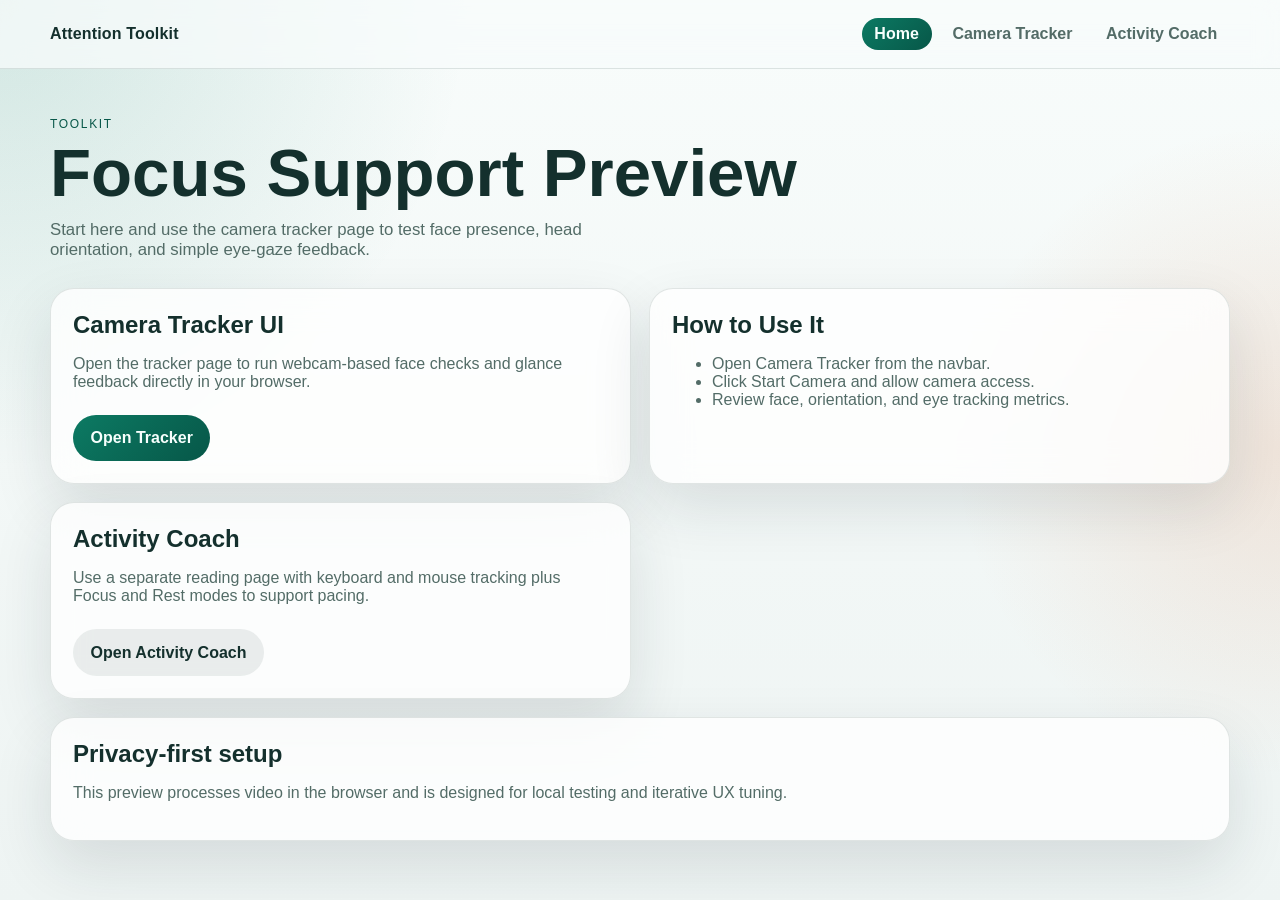
<file: index.html>
<!doctype html>
<html lang="en">
  <head>
    <meta charset="UTF-8" />
    <meta name="viewport" content="width=device-width, initial-scale=1.0" />
    <title>Attention Toolkit Home</title>
    <link rel="stylesheet" href="./styles.css" />
  </head>
  <body>
    <header class="top-nav-shell">
      <nav class="top-nav">
        <a href="./index.html" class="brand">Attention Toolkit</a>
        <div class="nav-links">
          <a href="./index.html" class="nav-link nav-link-active" aria-current="page">Home</a>
          <a href="./tracker.html" class="nav-link">Camera Tracker</a>
          <a href="./activity.html" class="nav-link">Activity Coach</a>
        </div>
      </nav>
    </header>

    <main class="page-shell">
      <section class="hero">
        <p class="eyebrow">Toolkit</p>
        <h1>Focus Support Preview</h1>
        <p class="lede">
          Start here and use the camera tracker page to test face presence, head orientation, and simple eye-gaze feedback.
        </p>
      </section>

      <section class="home-grid">
        <article class="home-card">
          <h2>Camera Tracker UI</h2>
          <p>
            Open the tracker page to run webcam-based face checks and glance feedback directly in your browser.
          </p>
          <a href="./tracker.html" class="button button-primary home-cta">Open Tracker</a>
        </article>

        <article class="home-card">
          <h2>How to Use It</h2>
          <ul>
            <li>Open Camera Tracker from the navbar.</li>
            <li>Click Start Camera and allow camera access.</li>
            <li>Review face, orientation, and eye tracking metrics.</li>
          </ul>
        </article>

        <article class="home-card">
          <h2>Activity Coach</h2>
          <p>
            Use a separate reading page with keyboard and mouse tracking plus Focus and Rest modes to support pacing.
          </p>
          <a href="./activity.html" class="button button-secondary home-cta">Open Activity Coach</a>
        </article>

        <article class="home-card home-card-wide">
          <h2>Privacy-first setup</h2>
          <p>
            This preview processes video in the browser and is designed for local testing and iterative UX tuning.
          </p>
        </article>
      </section>
    </main>
  </body>
</html>
</file>
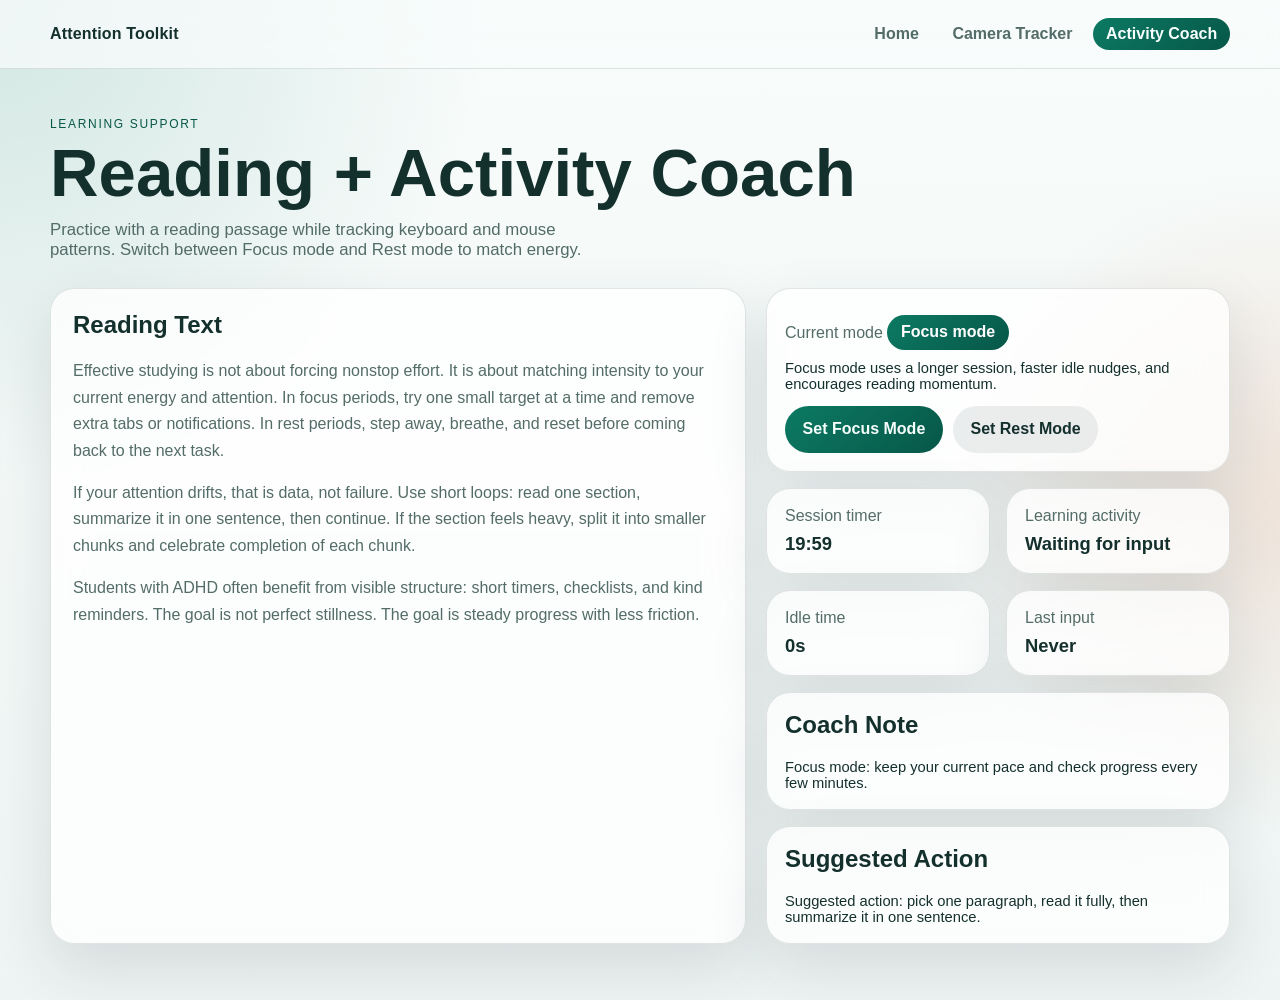
<file: activity.html>
<!doctype html>
<html lang="en">
  <head>
    <meta charset="UTF-8" />
    <meta name="viewport" content="width=device-width, initial-scale=1.0" />
    <title>Activity Coach</title>
    <link rel="stylesheet" href="./styles.css" />
  </head>
  <body>
    <header class="top-nav-shell">
      <nav class="top-nav">
        <a href="./index.html" class="brand">Attention Toolkit</a>
        <div class="nav-links">
          <a href="./index.html" class="nav-link">Home</a>
          <a href="./tracker.html" class="nav-link">Camera Tracker</a>
          <a href="./activity.html" class="nav-link nav-link-active" aria-current="page">Activity Coach</a>
        </div>
      </nav>
    </header>

    <main class="page-shell">
      <section class="hero">
        <p class="eyebrow">Learning Support</p>
        <h1>Reading + Activity Coach</h1>
        <p class="lede">
          Practice with a reading passage while tracking keyboard and mouse patterns. Switch between Focus mode and Rest mode to match energy.
        </p>
      </section>

      <section class="activity-grid">
        <article class="reading-card">
          <h2>Reading Text</h2>
          <p>
            Effective studying is not about forcing nonstop effort. It is about matching intensity to your current energy and attention.
            In focus periods, try one small target at a time and remove extra tabs or notifications. In rest periods, step away, breathe,
            and reset before coming back to the next task.
          </p>
          <p>
            If your attention drifts, that is data, not failure. Use short loops: read one section, summarize it in one sentence, then continue.
            If the section feels heavy, split it into smaller chunks and celebrate completion of each chunk.
          </p>
          <p>
            Students with ADHD often benefit from visible structure: short timers, checklists, and kind reminders. The goal is not perfect stillness.
            The goal is steady progress with less friction.
          </p>
        </article>

        <aside class="coach-panel">
          <div class="mode-card">
            <span class="status-label">Current mode</span>
            <strong id="modeBadge" class="mode-badge mode-focus">Focus mode</strong>
            <p id="modeSummary" class="fine-print mode-summary">
              Focus mode uses a longer session, faster idle nudges, and encourages reading momentum.
            </p>
            <div class="mode-actions">
              <button id="focusModeButton" class="button button-primary" type="button">Set Focus Mode</button>
              <button id="restModeButton" class="button button-secondary" type="button">Set Rest Mode</button>
            </div>
          </div>

          <div class="status-grid">
            <div class="metric-card">
              <span class="status-label">Session timer</span>
              <strong id="sessionTimer">20:00</strong>
            </div>
            <div class="metric-card">
              <span class="status-label">Learning activity</span>
              <strong id="activityState">Waiting for input</strong>
            </div>
            <div class="metric-card">
              <span class="status-label">Idle time</span>
              <strong id="idleValue">0s</strong>
            </div>
            <div class="metric-card">
              <span class="status-label">Last input</span>
              <strong id="lastInput">Never</strong>
            </div>
          </div>

          <div class="coach-note-card">
            <h2>Coach Note</h2>
            <p id="coachNote" class="fine-print">
              Focus mode is active. Keep a short goal and continue reading.
            </p>
          </div>

          <div class="coach-note-card">
            <h2>Suggested Action</h2>
            <p id="suggestedAction" class="fine-print">
              Pick one paragraph, read it fully, then summarize it in one sentence.
            </p>
          </div>
        </aside>
      </section>
    </main>

    <script type="module" src="./activity.js"></script>
  </body>
</html>
</file>
<file: styles.css>
:root {
  color-scheme: light;
  --bg: #eef4f3;
  --panel: rgba(255, 255, 255, 0.78);
  --panel-strong: rgba(255, 255, 255, 0.94);
  --text: #14302d;
  --muted: #536c67;
  --line: rgba(20, 48, 45, 0.12);
  --accent: #0c7a63;
  --accent-strong: #075748;
  --warn: #d4682c;
  --idle: #8aa39b;
  --shadow: 0 24px 60px rgba(23, 44, 46, 0.12);
}

* {
  box-sizing: border-box;
}

body {
  margin: 0;
  min-height: 100vh;
  font-family: "Avenir Next", "Segoe UI", sans-serif;
  color: var(--text);
  background:
    radial-gradient(circle at top left, rgba(12, 122, 99, 0.16), transparent 30%),
    radial-gradient(circle at right, rgba(212, 104, 44, 0.14), transparent 24%),
    linear-gradient(180deg, #f8fcfb 0%, var(--bg) 100%);
}

.top-nav-shell {
  position: sticky;
  top: 0;
  z-index: 20;
  backdrop-filter: blur(12px);
  background: rgba(248, 252, 251, 0.76);
  border-bottom: 1px solid var(--line);
}

.top-nav {
  width: min(1180px, calc(100% - 32px));
  margin: 0 auto;
  min-height: 68px;
  display: flex;
  align-items: center;
  justify-content: space-between;
  gap: 16px;
}

.brand {
  text-decoration: none;
  color: var(--text);
  font-weight: 800;
  letter-spacing: 0.01em;
}

.nav-links {
  display: flex;
  gap: 8px;
}

.nav-link {
  text-decoration: none;
  color: var(--muted);
  border-radius: 999px;
  padding: 0.45rem 0.8rem;
  font-weight: 600;
}

.nav-link:hover {
  color: var(--text);
  background: rgba(20, 48, 45, 0.08);
}

.nav-link-active {
  color: #f7fffd;
  background: linear-gradient(135deg, var(--accent), var(--accent-strong));
}

.page-shell {
  width: min(1180px, calc(100% - 32px));
  margin: 0 auto;
  padding: 48px 0 56px;
}

.hero {
  margin-bottom: 28px;
}

.home-grid {
  display: grid;
  grid-template-columns: repeat(2, minmax(0, 1fr));
  gap: 18px;
}

.home-card {
  border: 1px solid var(--line);
  border-radius: 24px;
  background: var(--panel);
  backdrop-filter: blur(18px);
  box-shadow: var(--shadow);
  padding: 22px;
}

.home-card h2 {
  margin-top: 0;
  margin-bottom: 10px;
}

.home-card p,
.home-card li {
  color: var(--muted);
}

.home-card-wide {
  grid-column: 1 / -1;
}

.home-cta {
  display: inline-block;
  text-decoration: none;
  margin-top: 8px;
}

.eyebrow {
  margin: 0 0 10px;
  text-transform: uppercase;
  letter-spacing: 0.14em;
  font-size: 0.75rem;
  color: var(--accent-strong);
}

.hero h1 {
  margin: 0;
  font-size: clamp(2.2rem, 6vw, 4.2rem);
  line-height: 0.96;
}

.lede {
  max-width: 58ch;
  margin: 14px 0 0;
  font-size: 1.05rem;
  color: var(--muted);
}

.dashboard {
  display: grid;
  grid-template-columns: minmax(0, 1.65fr) minmax(300px, 0.95fr);
  gap: 20px;
}

.viewer-card,
.status-card,
.metric-card,
.tips-card,
.error-banner {
  border: 1px solid var(--line);
  border-radius: 24px;
  background: var(--panel);
  backdrop-filter: blur(18px);
  box-shadow: var(--shadow);
}

.viewer-card {
  padding: 18px;
}

.viewer-toolbar {
  display: flex;
  justify-content: space-between;
  gap: 16px;
  align-items: center;
  margin-bottom: 16px;
}

.viewer-toolbar h2,
.tips-card h2 {
  margin: 0;
  font-size: 1.05rem;
}

.viewer-toolbar p,
.tips-card p,
.tips-card li,
.status-label {
  color: var(--muted);
}

.viewer-toolbar p {
  margin: 6px 0 0;
}

.actions {
  display: flex;
  gap: 10px;
}

.button {
  border: 0;
  border-radius: 999px;
  padding: 0.9rem 1.1rem;
  font: inherit;
  font-weight: 700;
  cursor: pointer;
  transition: transform 160ms ease, opacity 160ms ease, background-color 160ms ease;
}

.button:hover:not(:disabled) {
  transform: translateY(-1px);
}

.button:disabled {
  cursor: not-allowed;
  opacity: 0.45;
}

.button-primary {
  color: #f7fffd;
  background: linear-gradient(135deg, var(--accent), var(--accent-strong));
}

.button-secondary {
  color: var(--text);
  background: rgba(20, 48, 45, 0.08);
}

.viewer-stage {
  position: relative;
  aspect-ratio: 16 / 10;
  overflow: hidden;
  border-radius: 20px;
  background: linear-gradient(160deg, #173433, #31514d);
}

.camera-feed,
.overlay,
.empty-state {
  position: absolute;
  inset: 0;
  width: 100%;
  height: 100%;
}

.camera-feed,
.overlay {
  object-fit: cover;
}

.camera-feed {
  transform: scaleX(-1);
}

.overlay {
  pointer-events: none;
}

.viewer-notice {
  position: absolute;
  left: 16px;
  right: 16px;
  bottom: 16px;
  z-index: 2;
  padding: 0.8rem 0.95rem;
  border-radius: 16px;
  font-weight: 700;
  backdrop-filter: blur(14px);
  box-shadow: 0 14px 36px rgba(13, 25, 26, 0.18);
}

.viewer-notice-idle {
  color: #f4fffc;
  background: rgba(28, 54, 51, 0.6);
}

.viewer-notice-active {
  color: #f4fffc;
  background: rgba(8, 122, 99, 0.76);
}

.viewer-notice-warn {
  color: #fff8f4;
  background: rgba(171, 82, 32, 0.82);
}

.empty-state {
  display: grid;
  place-items: center;
  padding: 24px;
  text-align: center;
  color: rgba(255, 255, 255, 0.88);
  background: linear-gradient(180deg, rgba(14, 37, 36, 0.14), rgba(14, 37, 36, 0.5));
}

.empty-state.hidden {
  display: none;
}

.status-panel {
  display: grid;
  gap: 16px;
}

.status-card,
.tips-card,
.error-banner {
  padding: 18px;
}

.status-card-primary {
  background: var(--panel-strong);
}

.status-grid {
  display: grid;
  grid-template-columns: repeat(2, minmax(0, 1fr));
  gap: 16px;
}

.metric-card {
  padding: 18px;
}

.metric-card strong,
.presence-badge {
  display: block;
  margin-top: 8px;
  font-size: 1.15rem;
}

.presence-badge {
  width: fit-content;
  padding: 0.55rem 0.8rem;
  border-radius: 999px;
  color: white;
}

.presence-ok {
  background: var(--accent);
}

.presence-warn {
  background: var(--warn);
}

.presence-idle {
  background: var(--idle);
}

.tips-card ul {
  margin: 12px 0 0;
  padding-left: 18px;
}

.fine-print {
  margin-bottom: 0;
  font-size: 0.92rem;
}

.error-banner {
  color: #7a2d14;
  background: rgba(255, 245, 239, 0.92);
  border-color: rgba(212, 104, 44, 0.28);
}

.activity-grid {
  display: grid;
  grid-template-columns: minmax(0, 1.5fr) minmax(300px, 1fr);
  gap: 20px;
}

.reading-card,
.mode-card,
.coach-note-card {
  border: 1px solid var(--line);
  border-radius: 24px;
  background: var(--panel);
  backdrop-filter: blur(18px);
  box-shadow: var(--shadow);
}

.reading-card {
  padding: 22px;
}

.reading-card h2,
.coach-note-card h2 {
  margin-top: 0;
}

.reading-card p {
  color: var(--muted);
  line-height: 1.65;
}

.coach-panel {
  display: grid;
  gap: 16px;
}

.mode-card,
.coach-note-card {
  padding: 18px;
}

.mode-summary {
  margin: 10px 0 0;
}

.mode-badge {
  display: inline-block;
  margin-top: 8px;
  border-radius: 999px;
  padding: 0.55rem 0.85rem;
  color: white;
}

.mode-focus {
  background: linear-gradient(135deg, var(--accent), var(--accent-strong));
}

.mode-rest {
  background: linear-gradient(135deg, #9d6a24, #7b4f15);
}

.mode-actions {
  display: flex;
  gap: 10px;
  margin-top: 14px;
}

@media (max-width: 900px) {
  .dashboard {
    grid-template-columns: 1fr;
  }

  .activity-grid {
    grid-template-columns: 1fr;
  }

  .home-grid {
    grid-template-columns: 1fr;
  }

  .status-grid {
    grid-template-columns: 1fr;
  }
}

@media (max-width: 640px) {
  .page-shell {
    width: min(100% - 20px, 1180px);
    padding-top: 26px;
  }

  .top-nav {
    width: min(100% - 20px, 1180px);
    min-height: 62px;
  }

  .brand {
    font-size: 0.95rem;
  }

  .nav-link {
    padding: 0.4rem 0.7rem;
    font-size: 0.92rem;
  }

  .viewer-toolbar {
    flex-direction: column;
    align-items: stretch;
  }

  .actions {
    width: 100%;
  }

  .mode-actions {
    flex-direction: column;
  }

  .button {
    flex: 1;
  }
}
</file>
